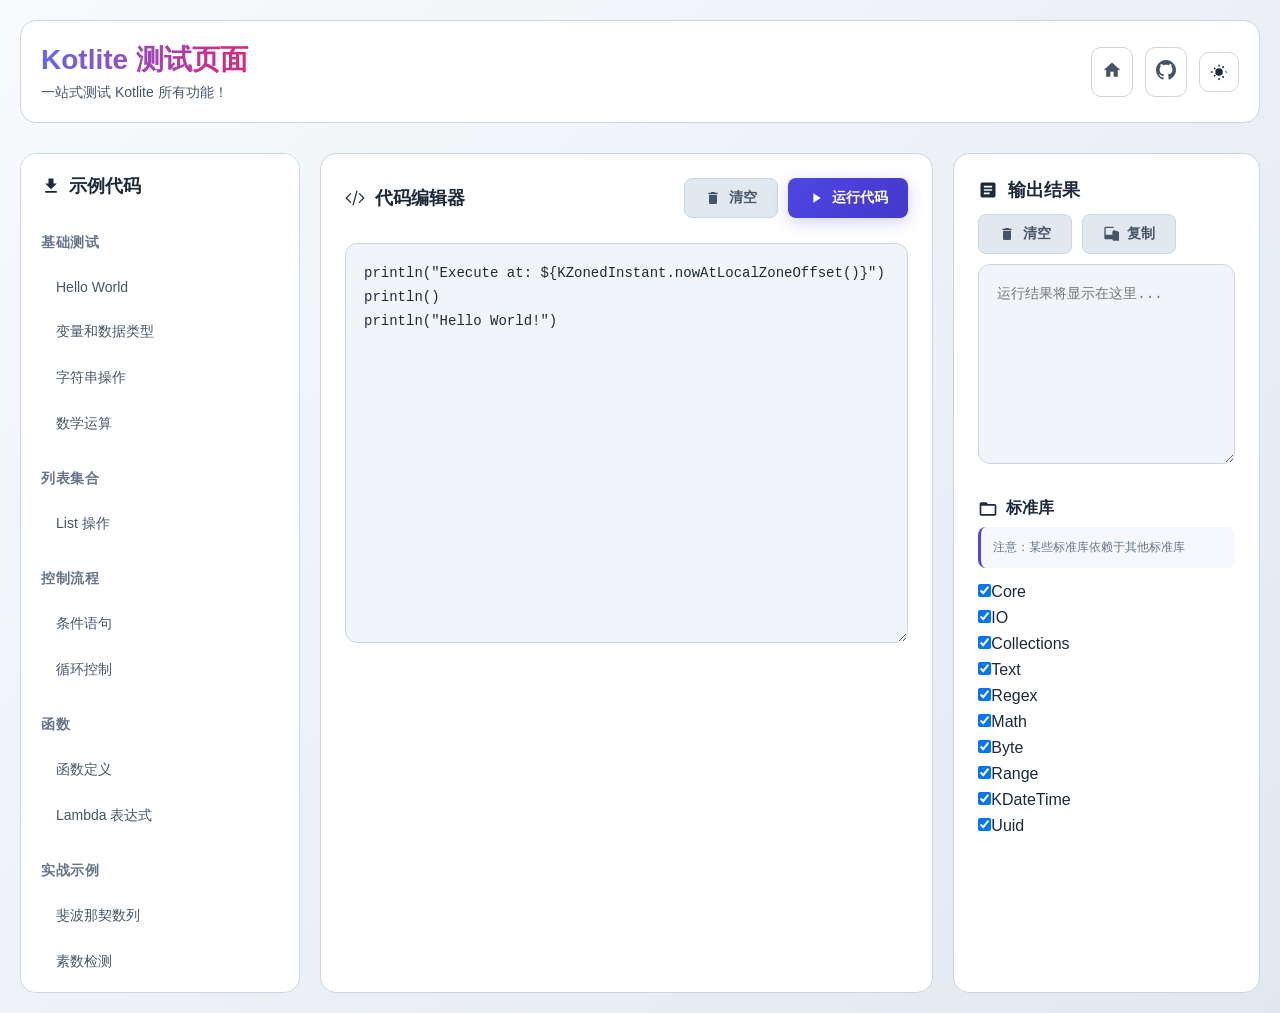
<file: demo/index.html>
<!DOCTYPE html>
<html lang="zh-CN">
<head>
    <meta charset="UTF-8">
    <meta name="viewport" content="width=device-width, initial-scale=1.0">
    <title>Kotlite 测试页面</title>
    <style>
        :root {
            --primary-color: #6366f1;
            --primary-light: #818cf8;
            --primary-dark: #4f46e5;
            --accent-color: #ec4899;
            --bg-dark: #0f172a;
            --bg-light: #1e293b;
            --bg-card: #334155;
            --bg-input: #1e293b;
            --text-primary: #f8fafc;
            --text-secondary: #cbd5e1;
            --text-muted: #94a3b8;
            --border-color: #475569;
            --success-color: #10b981;
            --error-color: #ef4444;
        }

        .light-mode {
            --primary-color: #4f46e5;
            --primary-light: #6366f1;
            --primary-dark: #4338ca;
            --accent-color: #db2777;
            --bg-dark: #f8fafc;
            --bg-light: #e2e8f0;
            --bg-card: #ffffff;
            --bg-input: #f1f5f9;
            --text-primary: #1e293b;
            --text-secondary: #475569;
            --text-muted: #64748b;
            --border-color: #cbd5e1;
        }

        * {
            margin: 0;
            padding: 0;
            box-sizing: border-box;
        }

        body {
            font-family: -apple-system, BlinkMacSystemFont, 'Segoe UI', 'Noto Sans', Helvetica, Arial, sans-serif;
            background: linear-gradient(135deg, var(--bg-dark) 0%, var(--bg-light) 100%);
            color: var(--text-primary);
            min-height: 100vh;
            padding: 20px;
            transition: all 0.3s ease;
        }

        .container {
            max-width: 1400px;
            margin: 0 auto;
        }

        header {
            display: flex;
            justify-content: space-between;
            align-items: center;
            margin-bottom: 30px;
            padding: 20px;
            background: var(--bg-card);
            border-radius: 16px;
            border: 1px solid var(--border-color);
            backdrop-filter: blur(10px);
        }

        .header-left-wrapper {
            display: flex;
            align-items: center;
            gap: 12px;
        }

        .header-left h1 {
            font-size: 28px;
            font-weight: 800;
            background: linear-gradient(90deg, var(--primary-light), var(--accent-color));
            -webkit-background-clip: text;
            -webkit-text-fill-color: transparent;
            background-clip: text;
            margin-bottom: 5px;
        }

        .header-left p {
            color: var(--text-secondary);
            font-size: 14px;
        }

        .header-right {
            display: flex;
            align-items: center;
            gap: 12px;
        }

        .header-right a {
            color: var(--text-secondary);
            font-size: 24px;
            transition: all 0.3s ease;
            text-decoration: none;
            padding: 10px;
            background: var(--bg-card);
            border-radius: 10px;
            border: 1px solid var(--border-color);
        }

        .header-right a:hover {
            color: var(--text-primary);
            background: var(--primary-color);
            border-color: var(--primary-color);
        }

        #theme-toggle {
            background: var(--bg-card);
            border: 1px solid var(--border-color);
            border-radius: 10px;
            cursor: pointer;
            padding: 10px;
            transition: all 0.3s ease;
            color: var(--text-primary);
            display: flex;
            align-items: center;
        }

        #theme-toggle:hover {
            background: var(--primary-color);
            border-color: var(--primary-color);
        }

        .main-grid {
            display: grid;
            grid-template-columns: 280px 2fr 1fr;
            gap: 20px;
        }

        .sidebar {
            background: var(--bg-card);
            border-radius: 16px;
            border: 1px solid var(--border-color);
            padding: 20px;
            backdrop-filter: blur(10px);
            height: fit-content;
            position: sticky;
            top: 20px;
            overflow-y: auto;
            overscroll-behavior: contain;
            max-height: calc(100vh - 60px);
        }

        .mobile-menu-btn {
            display: none;
            background: var(--bg-card);
            border: 1px solid var(--border-color);
            border-radius: 10px;
            font-size: 20px;
            cursor: pointer;
            color: var(--text-primary);
            padding: 10px 16px;
            transition: all 0.3s ease;
            align-items: center;
        }

        .mobile-menu-btn:hover {
            background: var(--primary-color);
            border-color: var(--primary-color);
        }

        .sidebar-overlay {
            display: none;
            position: fixed;
            top: 0;
            left: 0;
            right: 0;
            bottom: 0;
            background: rgba(0, 0, 0, 0.5);
            z-index: 999;
        }

        .sidebar-overlay.show {
            display: block;
        }

        @media (max-width: 1024px) {
            .main-grid {
                grid-template-columns: 1fr;
            }
            
            header {
                flex-direction: column;
                gap: 16px;
                text-align: center;
            }

            .sidebar {
                position: fixed;
                top: 0;
                left: 0;
                width: 280px;
                height: 100vh;
                z-index: 1000;
                transform: translateX(-100%);
                transition: transform 0.3s ease;
                overflow-y: auto;
                overscroll-behavior: contain;
                border-radius: 0;
                max-height: 100vh;
            }

            .sidebar.open {
                transform: translateX(0);
            }

            .mobile-menu-btn {
                display: flex;
            }
        }

        .sidebar h2 {
            font-size: 18px;
            font-weight: 700;
            margin-bottom: 16px;
            color: var(--text-primary);
            display: flex;
            align-items: center;
            gap: 8px;
        }

        .sidebar h3 {
            font-size: 14px;
            font-weight: 600;
            color: var(--text-muted);
            margin: 20px 0 10px 0;
            text-transform: uppercase;
            letter-spacing: 0.05em;
        }

        .example-list {
            list-style: none;
            display: flex;
            flex-direction: column;
            gap: 6px;
        }

        .example-btn {
            width: 100%;
            text-align: left;
            padding: 10px 14px;
            background: transparent;
            border: 1px solid transparent;
            color: var(--text-secondary);
            font-size: 14px;
            cursor: pointer;
            border-radius: 10px;
            transition: all 0.2s ease;
        }

        .example-btn:hover {
            background: var(--bg-light);
            color: var(--text-primary);
            border-color: var(--border-color);
        }

        .example-btn.active {
            background: linear-gradient(135deg, rgba(99, 102, 241, 0.15), rgba(236, 72, 153, 0.15));
            color: var(--primary-light);
            border-color: var(--primary-color);
        }

        .card {
            background: var(--bg-card);
            border-radius: 16px;
            border: 1px solid var(--border-color);
            padding: 24px;
            backdrop-filter: blur(10px);
        }

        .code-section {
            display: flex;
            flex-direction: column;
            gap: 15px;
        }

        .section-header {
            display: flex;
            justify-content: space-between;
            align-items: center;
            gap: 12px;
            flex-wrap: wrap;
            margin-bottom: 10px;
        }

        .section-header h2 {
            font-size: 18px;
            font-weight: 700;
            color: var(--text-primary);
            display: flex;
            align-items: center;
            gap: 10px;
        }

        .button-group {
            display: flex;
            gap: 10px;
            flex-wrap: wrap;
        }

        .btn {
            padding: 10px 20px;
            border-radius: 8px;
            border: none;
            font-size: 14px;
            font-weight: 600;
            cursor: pointer;
            transition: all 0.3s ease;
            display: flex;
            align-items: center;
            gap: 8px;
        }

        .btn-primary {
            background: linear-gradient(135deg, var(--primary-color), var(--primary-dark));
            color: white;
            box-shadow: 0 4px 15px rgba(99, 102, 241, 0.3);
        }

        .btn-primary:hover {
            transform: translateY(-2px);
            box-shadow: 0 10px 25px -5px rgba(99, 102, 241, 0.4);
        }

        .btn-secondary {
            background: var(--bg-light);
            color: var(--text-secondary);
            border: 1px solid var(--border-color);
        }

        .btn-secondary:hover {
            background: var(--border-color);
            color: var(--text-primary);
        }

        textarea {
            width: 100%;
            min-height: 400px;
            padding: 18px;
            border-radius: 12px;
            border: 1px solid var(--border-color);
            background: var(--bg-input);
            color: var(--text-primary);
            font-family: 'SFMono-Regular', Consolas, 'Liberation Mono', Menlo, monospace;
            font-size: 14px;
            line-height: 1.7;
            resize: vertical;
            transition: all 0.3s ease;
        }

        textarea:focus {
            outline: none;
            border-color: var(--primary-color);
            box-shadow: 0 0 0 4px rgba(99, 102, 241, 0.2);
        }

        #txtOutput {
            min-height: 200px;
            background: #1a1a2e;
        }

        .light-mode #txtOutput {
            background: #f1f5f9;
        }

        .output-section {
            display: flex;
            flex-direction: column;
            gap: 20px;
        }

        .library-section {
            margin-top: 10px;
        }

        .library-section h3 {
            font-size: 16px;
            font-weight: 600;
            color: var(--text-primary);
            margin-bottom: 8px;
            display: flex;
            align-items: center;
            gap: 8px;
        }

        .library-section .note {
            font-size: 12px;
            color: var(--text-muted);
            margin-bottom: 15px;
            padding: 12px;
            background: rgba(99, 102, 241, 0.05);
            border-radius: 8px;
            border-left: 3px solid var(--primary-color);
        }

        .library-list {
            display: flex;
            flex-direction: column;
            gap: 8px;
        }

        .library-item {
            display: flex;
            align-items: center;
            gap: 10px;
            padding: 10px 12px;
            border-radius: 8px;
            transition: all 0.2s ease;
        }

        .library-item:hover {
            background: var(--bg-light);
        }

        .library-item input[type="checkbox"] {
            width: 18px;
            height: 18px;
            accent-color: var(--primary-color);
            cursor: pointer;
        }

        .library-item label {
            font-size: 14px;
            color: var(--text-secondary);
            cursor: pointer;
            user-select: none;
        }

        .library-item input[type="checkbox"]:checked + label {
            color: var(--primary-light);
            font-weight: 500;
        }

        @media (max-width: 768px) {
            body {
                padding: 12px;
            }

            header {
                flex-direction: column;
                gap: 16px;
                text-align: center;
                padding: 16px;
            }

            .section-header {
                flex-direction: column;
                gap: 14px;
                align-items: stretch;
            }

            .button-group {
                justify-content: center;
            }

            .btn {
                flex: 1;
                justify-content: center;
            }

            textarea {
                min-height: 300px;
            }

            .header-right {
                width: 100%;
                justify-content: center;
            }
        }

        .status-message {
            padding: 10px 15px;
            border-radius: 8px;
            margin-bottom: 15px;
            font-size: 14px;
            display: none;
        }

        .status-message.success {
            display: block;
            background: rgba(16, 185, 129, 0.1);
            border: 1px solid var(--success-color);
            color: var(--success-color);
        }

        .status-message.error {
            display: block;
            background: rgba(239, 68, 68, 0.1);
            border: 1px solid var(--error-color);
            color: var(--error-color);
        }
    </style>
</head>
<body>
    <div class="container">
        <header>
            <div class="header-left-wrapper">
                <button class="mobile-menu-btn" id="mobileMenuBtn">
                    <svg width="20" height="20" viewBox="0 0 24 24" fill="currentColor">
                        <path d="M3 18h18v-2H3v2zm0-5h18v-2H3v2zm0-7v2h18V6H3z"/>
                    </svg>
                </button>
                <div class="header-left">
                    <h1>Kotlite 测试页面</h1>
                    <p>一站式测试 Kotlite 所有功能！</p>
                </div>
            </div>
            <div class="header-right">
                <a href="../index.html" title="文档">
                    <svg width="20" height="20" viewBox="0 0 24 24" fill="currentColor">
                        <path d="M10 20v-6h4v6h5v-8h3L12 3 2 12h3v8z"/>
                    </svg>
                </a>
                <a href="https://github.com/sunny-chung/kotlite/" title="GitHub">
                    <svg width="20" height="20" viewBox="0 0 24 24" fill="currentColor">
                        <path d="M12 0c-6.626 0-12 5.373-12 12 0 5.302 3.438 9.8 8.207 11.387.599.111.793-.261.793-.577v-2.234c-3.338.726-4.033-1.416-4.033-1.416-.546-1.387-1.333-1.756-1.333-1.756-1.089-.745.083-.729.083-.729 1.205.084 1.839 1.237 1.839 1.237 1.07 1.834 2.807 1.304 3.492.997.107-.775.418-1.305.762-1.604-2.665-.305-5.467-1.334-5.467-5.931 0-1.311.469-2.381 1.236-3.221-.124-.303-.535-1.524.117-3.176 0 0 1.008-.322 3.301 1.23.957-.266 1.983-.399 3.003-.404 1.02.005 2.047.138 3.006.404 2.291-1.552 3.297-1.23 3.297-1.23.653 1.653.242 2.874.118 3.176.77.84 1.235 1.911 1.235 3.221 0 4.609-2.807 5.624-5.479 5.921.43.372.823 1.102.823 2.222v3.293c0 .319.192.694.801.576 4.765-1.589 8.199-6.086 8.199-11.386 0-6.627-5.373-12-12-12z"/>
                    </svg>
                </a>
                <button id="theme-toggle" title="切换主题">
                    <svg id="moon-icon" width="18" height="18" viewBox="0 0 24 24" fill="currentColor">
                        <path d="M21 12.79A9 9 0 1 1 11.21 3 7 7 0 0 0 21 12.79z"/>
                    </svg>
                    <svg id="sun-icon" width="18" height="18" viewBox="0 0 24 24" fill="currentColor" style="display: none;">
                        <path d="M12 7a5 5 0 1 0 0 10 5 5 0 0 0 0-10zm0-5a1 1 0 0 1 1 1v1a1 1 0 1 1-2 0V3a1 1 0 0 1 1-1zm0 18a1 1 0 0 1 1 1v1a1 1 0 1 1-2 0v-1a1 1 0 0 1 1-1zM5.172 6.172a1 1 0 0 1 1.414 0l.707.707a1 1 0 0 1-1.414 1.414l-.707-.707a1 1 0 0 1 0-1.414zm11.314 11.314a1 1 0 0 1 1.414 0l.707.707a1 1 0 0 1-1.414 1.414l-.707-.707a1 1 0 0 1 0-1.414zM3 13a1 1 0 1 0 0-2H2a1 1 0 0 0 0 2h1zm20-1a1 1 0 1 1-2 0h-1a1 1 0 1 1 2 0h1zM5.172 17.828a1 1 0 0 1 0-1.414l.707-.707a1 1 0 0 1 1.414 1.414l-.707.707a1 1 0 0 1-1.414 0zm11.314-11.314a1 1 0 0 1 0-1.414l.707-.707a1 1 0 0 1 1.414 1.414l-.707.707a1 1 0 0 1-1.414 0z"/>
                    </svg>
                </button>
            </div>
        </header>

        <div class="sidebar-overlay" id="sidebarOverlay"></div>

        <div class="main-grid">
            <aside class="sidebar" id="sidebar">
                <h2>
                    <svg width="20" height="20" viewBox="0 0 24 24" fill="currentColor">
                        <path d="M19 9h-4V3H9v6H5l7 7 7-7zM5 18v2h14v-2H5z"/>
                    </svg>
                    示例代码
                </h2>
                <ul class="example-list" id="exampleList">
                </ul>
            </aside>

            <div class="card code-section">
                <div class="section-header">
                    <h2>
                        <svg width="20" height="20" viewBox="0 0 24 24" fill="currentColor">
                            <path d="M14.447 3.027a.75.75 0 01.527.92l-4.5 16.5a.75.75 0 01-1.448-.394l4.5-16.5a.75.75 0 01.921-.526zM16.72 6.22a.75.75 0 011.06 0l5.25 5.25a.75.75 0 010 1.06l-5.25 5.25a.75.75 0 11-1.06-1.06L21.44 12l-4.72-4.72a.75.75 0 010-1.06zm-9.44 0a.75.75 0 010 1.06L2.56 12l4.72 4.72a.75.75 0 11-1.06 1.06L.97 12.53a.75.75 0 010-1.06l5.25-5.25a.75.75 0 011.06 0z"/>
                        </svg>
                        代码编辑器
                    </h2>
                    <div class="button-group">
                        <div class="dropdown" style="display: none;">
                            <button class="btn btn-secondary" id="btnExamples">
                                <svg width="16" height="16" viewBox="0 0 24 24" fill="currentColor">
                                    <path d="M19 9h-4V3H9v6H5l7 7 7-7zM5 18v2h14v-2H5z"/>
                                </svg>
                                示例代码
                            </button>
                            <div class="dropdown-menu" id="lstExample">
                            </div>
                        </div>
                        <button class="btn btn-secondary" id="clearBtn">
                            <svg width="16" height="16" viewBox="0 0 24 24" fill="currentColor">
                                <path d="M6 19c0 1.1.9 2 2 2h8c1.1 0 2-.9 2-2V7H6v12zM19 4h-3.5l-1-1h-5l-1 1H5v2h14V4z"/>
                            </svg>
                            清空
                        </button>
                        <button class="btn btn-primary" id="btnRun">
                            <svg width="16" height="16" viewBox="0 0 24 24" fill="currentColor">
                                <path d="M8 5v14l11-7z"/>
                            </svg>
                            运行代码
                        </button>
                    </div>
                </div>
                <div id="statusMessage" class="status-message"></div>
                <textarea id="txtCode" placeholder="在此输入 Kotlite 代码..."></textarea>
            </div>

            <div class="card output-section">
                <div>
                    <div class="section-header">
                        <h2>
                            <svg width="20" height="20" viewBox="0 0 24 24" fill="currentColor">
                                <path d="M19 3H5a2 2 0 0 0-2 2v14a2 2 0 0 0 2 2h14a2 2 0 0 0 2-2V5a2 2 0 0 0-2-2zm-5 14H7v-2h7v2zm3-4H7v-2h10v2zm0-4H7V7h10v2z"/>
                            </svg>
                            输出结果
                        </h2>
                        <div class="button-group">
                            <button class="btn btn-secondary" id="clearOutputBtn">
                                <svg width="16" height="16" viewBox="0 0 24 24" fill="currentColor">
                                    <path d="M6 19c0 1.1.9 2 2 2h8c1.1 0 2-.9 2-2V7H6v12zM19 4h-3.5l-1-1h-5l-1 1H5v2h14V4z"/>
                                </svg>
                                清空
                            </button>
                            <button class="btn btn-secondary" id="copyOutputBtn">
                                <svg width="16" height="16" viewBox="0 0 24 24" fill="currentColor">
                                    <path d="M16 1H4c-1.1 0-1.99.9-1.99 2L2 18c0 1.1.9 2 2 2h12c1.1 0 2-.9 2-2V8c0-1.1-.9-2-2-2zm0 12H4V3h12v10z"/>
                                    <path d="M20 7h-4c-1.1 0-2 .9-2 2v11c0 1.1.9 2 2 2h8c1.1 0 2-.9 2-2V11c0-1.1-.9-2-2-2z"/>
                                </svg>
                                复制
                            </button>
                        </div>
                    </div>
                    <textarea id="txtOutput" readonly placeholder="运行结果将显示在这里..."></textarea>
                </div>

                <div class="library-section">
                    <h3>
                        <svg width="20" height="20" viewBox="0 0 24 24" fill="currentColor">
                            <path d="M20 6h-8l-2-2H4c-1.1 0-1.99.9-1.99 2L2 18c0 1.1.9 2 2 2h16c1.1 0 2-.9 2-2V8c0-1.1-.9-2-2-2zm0 12H4V8h16v10z"/>
                        </svg>
                        标准库
                    </h3>
                    <p class="note">注意：某些标准库依赖于其他标准库</p>
                    <div class="library-list" id="cotStdlibs"></div>
                </div>
            </div>
        </div>
    </div>

    <script>
        // 主题系统
        function initTheme() {
            const savedTheme = localStorage.getItem('kotlite-theme');
            
            if (!savedTheme) {
                const prefersDark = window.matchMedia('(prefers-color-scheme: dark)').matches;
                if (!prefersDark) {
                    document.body.classList.add('light-mode');
                    document.getElementById('moon-icon').style.display = 'none';
                    document.getElementById('sun-icon').style.display = 'block';
                }
            } else if (savedTheme === 'light') {
                document.body.classList.add('light-mode');
                document.getElementById('moon-icon').style.display = 'none';
                document.getElementById('sun-icon').style.display = 'block';
            }
            
            window.matchMedia('(prefers-color-scheme: dark)').addEventListener('change', function(e) {
                const savedTheme = localStorage.getItem('kotlite-theme');
                if (!savedTheme) {
                    if (e.matches) {
                        document.body.classList.remove('light-mode');
                        document.getElementById('moon-icon').style.display = 'block';
                        document.getElementById('sun-icon').style.display = 'none';
                    } else {
                        document.body.classList.add('light-mode');
                        document.getElementById('moon-icon').style.display = 'none';
                        document.getElementById('sun-icon').style.display = 'block';
                    }
                }
            });
        }

        function toggleTheme() {
            document.body.classList.toggle('light-mode');
            const isLight = document.body.classList.contains('light-mode');
            localStorage.setItem('kotlite-theme', isLight ? 'light' : 'dark');
            
            const moonIcon = document.getElementById('moon-icon');
            const sunIcon = document.getElementById('sun-icon');
            if (isLight) {
                moonIcon.style.display = 'none';
                sunIcon.style.display = 'block';
            } else {
                moonIcon.style.display = 'block';
                sunIcon.style.display = 'none';
            }
        }

        initTheme();
        document.getElementById('theme-toggle').addEventListener('click', toggleTheme);

        // 移动端侧边栏
        const mobileMenuBtn = document.getElementById('mobileMenuBtn');
        const sidebar = document.getElementById('sidebar');
        const sidebarOverlay = document.getElementById('sidebarOverlay');

        mobileMenuBtn.addEventListener('click', function() {
            sidebar.classList.toggle('open');
            sidebarOverlay.classList.toggle('show');
            if (sidebar.classList.contains('open')) {
                document.body.style.overflow = 'hidden';
            } else {
                document.body.style.overflow = '';
            }
        });

        sidebarOverlay.addEventListener('click', function() {
            sidebar.classList.remove('open');
            sidebarOverlay.classList.remove('show');
            document.body.style.overflow = '';
        });

        // 下拉菜单功能
        const btnExamples = document.getElementById('btnExamples');
        const lstExample = document.getElementById('lstExample');

        if (btnExamples && lstExample) {
            btnExamples.addEventListener('click', function(e) {
                e.stopPropagation();
                lstExample.classList.toggle('show');
            });

            document.addEventListener('click', function() {
                lstExample.classList.remove('show');
            });
        }

        // 示例代码 - 合并了演示和测试页面的所有示例
        const examples = [
            { category: '基础测试', name: 'Hello World', id: 'hello', code: 'println("Hello, World!")' },
            { category: '基础测试', name: '变量和数据类型', id: 'variables', code: '// 变量声明\nval immutable = "我是不可变的"\nvar mutable = "我是可变的"\nmutable = "我改变了!"\n\n// 数据类型\nval intNum: Int = 42\nval longNum: Long = 10000000000L\nval doubleNum: Double = 3.14159\nval booleanVal: Boolean = true\nval charVal: Char = \'A\'\n\nprintln("整数: " + intNum)\nprintln("长整数: " + longNum)\nprintln("浮点数: " + doubleNum)\nprintln("布尔值: " + booleanVal)\nprintln("字符: " + charVal)\nprintln("不可变变量: " + immutable)\nprintln("可变变量: " + mutable)' },
            { category: '基础测试', name: '字符串操作', id: 'strings', code: 'val str = "Hello, Kotlin!"\n\n// 基本操作\nprintln("字符串: " + str)\nprintln("长度: " + str.length)\n\n// 子串（使用索引访问）\nprintln("\\n前5个字符:")\nfor (i in 0 until 5) {\n    print(str[i])\n}\nprintln()' },
            { category: '基础测试', name: '数学运算', id: 'math', code: '// 基本运算\nval a = 10\nval b = 3\nprintln(a + " + " + b + " = " + (a + b))\nprintln(a + " - " + b + " = " + (a - b))\nprintln(a + " * " + b + " = " + (a * b))\nprintln(a + " / " + b + " = " + (a / b))\nprintln(a + " % " + b + " = " + (a % b))\n\n// 比较运算\nprintln(a + " > " + b + ": " + (a > b))\nprintln(a + " == " + b + ": " + (a == b))' },
            { category: '列表集合', name: 'List 操作', id: 'list', code: '// 创建列表\nval list = listOf("苹果", "香蕉", "橙子")\nprintln("原列表: " + list)\n\n// 访问元素\nprintln("第一个元素: " + list[0])\nprintln("第二个元素: " + list[1])\n\n// 遍历\nprintln("\\n遍历列表:")\nfor (item in list) {\n    println("- " + item)\n}\n\nprintln("\\n索引遍历:")\nfor (i in 0 until list.size) {\n    println(i + ": " + list[i])\n}' },
            { category: '控制流程', name: '条件语句', id: 'condition', code: 'val score = 85\n\n// if 表达式\nval result = if (score >= 90) {\n    "优秀"\n} else if (score >= 80) {\n    "良好"\n} else if (score >= 60) {\n    "及格"\n} else {\n    "不及格"\n}\nprintln("成绩 " + score + ": " + result)' },
            { category: '控制流程', name: '循环控制', id: 'loop', code: '// for 循环范围\nprintln("1到5:")\nfor (i in 1..5) {\n    println(i)\n}\n\nprintln("\\n直到10:")\nfor (i in 1 until 10) {\n    println(i)\n}' },
            { category: '函数', name: '函数定义', id: 'functions', code: '// 简单函数\nfun greet(name: String): String {\n    return "你好, " + name + "!"\n}\nprintln(greet("张三"))\n\n// 单表达式函数\nfun add(a: Int, b: Int): Int = a + b\nprintln("10 + 20 = " + add(10, 20))' },
            { category: '函数', name: 'Lambda 表达式', id: 'lambda', code: '// 简单的 Lambda\nval double = { x: Int -> x * 2 }\nprintln("double(5): " + double(5))' },
            { category: '实战示例', name: '斐波那契数列', id: 'fibonacci', code: 'fun fibonacci(n: Int) {\n    var a = 0\n    var b = 1\n    \n    for (i in 1..n) {\n        println(a)\n        val next = a + b\n        a = b\n        b = next\n    }\n}\n\nprintln("斐波那契前10项:")\nfibonacci(10)' },
            { category: '实战示例', name: '素数检测', id: 'prime', code: 'fun isPrime(n: Int): Boolean {\n    if (n <= 1) return false\n    if (n <= 3) return true\n    if (n % 2 == 0 || n % 3 == 0) return false\n    \n    var i = 5\n    while (i * i <= n) {\n        if (n % i == 0 || n % (i + 2) == 0) return false\n        i += 6\n    }\n    return true\n}\n\n// 查找 1-50 之间的素数\nprintln("1-50之间的素数:")\nfor (i in 1..50) {\n    if (isPrime(i)) {\n        println(i)\n    }\n}' },
            { category: '实战示例', name: '数组排序', id: 'sort', code: '// 简单的数组排序演示\nfun main() {\n    // 直接展示手动排序过程\n    val arr = arrayOf(64, 34, 25, 12, 22, 11, 90)\n    println("原始数组: ")\n    for (num in arr) {\n        print(num)\n        print(" ")\n    }\n    println()\n\n    // 简单的冒泡排序\n    val n = arr.size\n    for (i in 0 until n - 1) {\n        for (j in 0 until n - i - 1) {\n            if (arr[j] > arr[j + 1]) {\n                // 交换\n                val temp = arr[j]\n                arr[j] = arr[j + 1]\n                arr[j + 1] = temp\n            }\n        }\n    }\n\n    println("排序后: ")\n    for (num in arr) {\n        print(num)\n        print(" ")\n    }\n    println()\n}\n\nmain()' },
            { category: '实战示例', name: '简单计数示例', id: 'wordcount', code: '// 简单的字符计数示例\nval text = "hello world hello"\nval target = "hello"\nvar count = 0\n\n// 手动计算出现次数（简化版）\nprintln("原文本: " + text)\nprintln("查找单词: " + target)\n\n// 使用简单的逻辑统计\n// 这是一个简化的演示，不依赖复杂的字符串函数\nvar i = 0\nwhile (i < text.length) {\n    if (i + target.length <= text.length) {\n        var match = true\n        for (j in 0 until target.length) {\n            if (text[i + j] != target[j]) {\n                match = false\n                break\n            }\n        }\n        if (match) {\n            count++\n            i += target.length\n        } else {\n            i++\n        }\n    } else {\n        break\n    }\n}\n\nprintln("\"hello\" 出现的次数: " + count)' },
            { category: '实战示例', name: '简单计算器', id: 'calculator', code: 'fun calculate(a: Double, b: Double, op: Char): Double {\n    return when (op) {\n        \'+\' -> a + b\n        \'-\' -> a - b\n        \'*\' -> a * b\n        \'/\' -> if (b != 0.0) a / b else Double.NaN\n        \'%\' -> a % b\n        else -> throw IllegalArgumentException("未知操作符: " + op)\n    }\n}\n\nprintln("100 + 50 = " + calculate(100.0, 50.0, \'+\'))\nprintln("100 - 50 = " + calculate(100.0, 50.0, \'-\'))\nprintln("100 * 50 = " + calculate(100.0, 50.0, \'*\'))' }
        ];

        // 填充示例列表 - 侧边栏
        const exampleList = document.getElementById('exampleList');
        let currentActiveExample = null;
        let currentCategory = '';
        
        examples.forEach(example => {
            if (example.category !== currentCategory) {
                const h3 = document.createElement('h3');
                h3.textContent = example.category;
                exampleList.appendChild(h3);
                currentCategory = example.category;
            }
            
            const li = document.createElement('li');
            const btn = document.createElement('button');
            btn.className = 'example-btn';
            btn.textContent = example.name;
            btn.dataset.exampleId = example.id;
            
            btn.addEventListener('click', function() {
                if (currentActiveExample) {
                    currentActiveExample.classList.remove('active');
                }
                btn.classList.add('active');
                currentActiveExample = btn;
                
                document.getElementById('txtCode').value = example.code;
                document.getElementById('txtOutput').value = '';
                
                // 移动端关闭侧边栏
                sidebar.classList.remove('open');
                sidebarOverlay.classList.remove('show');
                document.body.style.overflow = '';
            });
            
            li.appendChild(btn);
            exampleList.appendChild(li);
        });

        // 按钮事件
        document.getElementById('clearBtn').addEventListener('click', function() {
            document.getElementById('txtCode').value = '';
        });

        document.getElementById('clearOutputBtn').addEventListener('click', function() {
            document.getElementById('txtOutput').value = '';
        });

        document.getElementById('copyOutputBtn').addEventListener('click', function() {
            const output = document.getElementById('txtOutput');
            output.select();
            document.execCommand('copy');
        });

        // 显示状态消息
        function showStatus(message, isError = false) {
            const statusEl = document.getElementById('statusMessage');
            statusEl.textContent = message;
            statusEl.className = 'status-message ' + (isError ? 'error' : 'success');
            setTimeout(() => {
                statusEl.className = 'status-message';
            }, 3000);
        }
    </script>
    <script src="kotlite-demo.js"></script>
</body>
</html>
</file>
